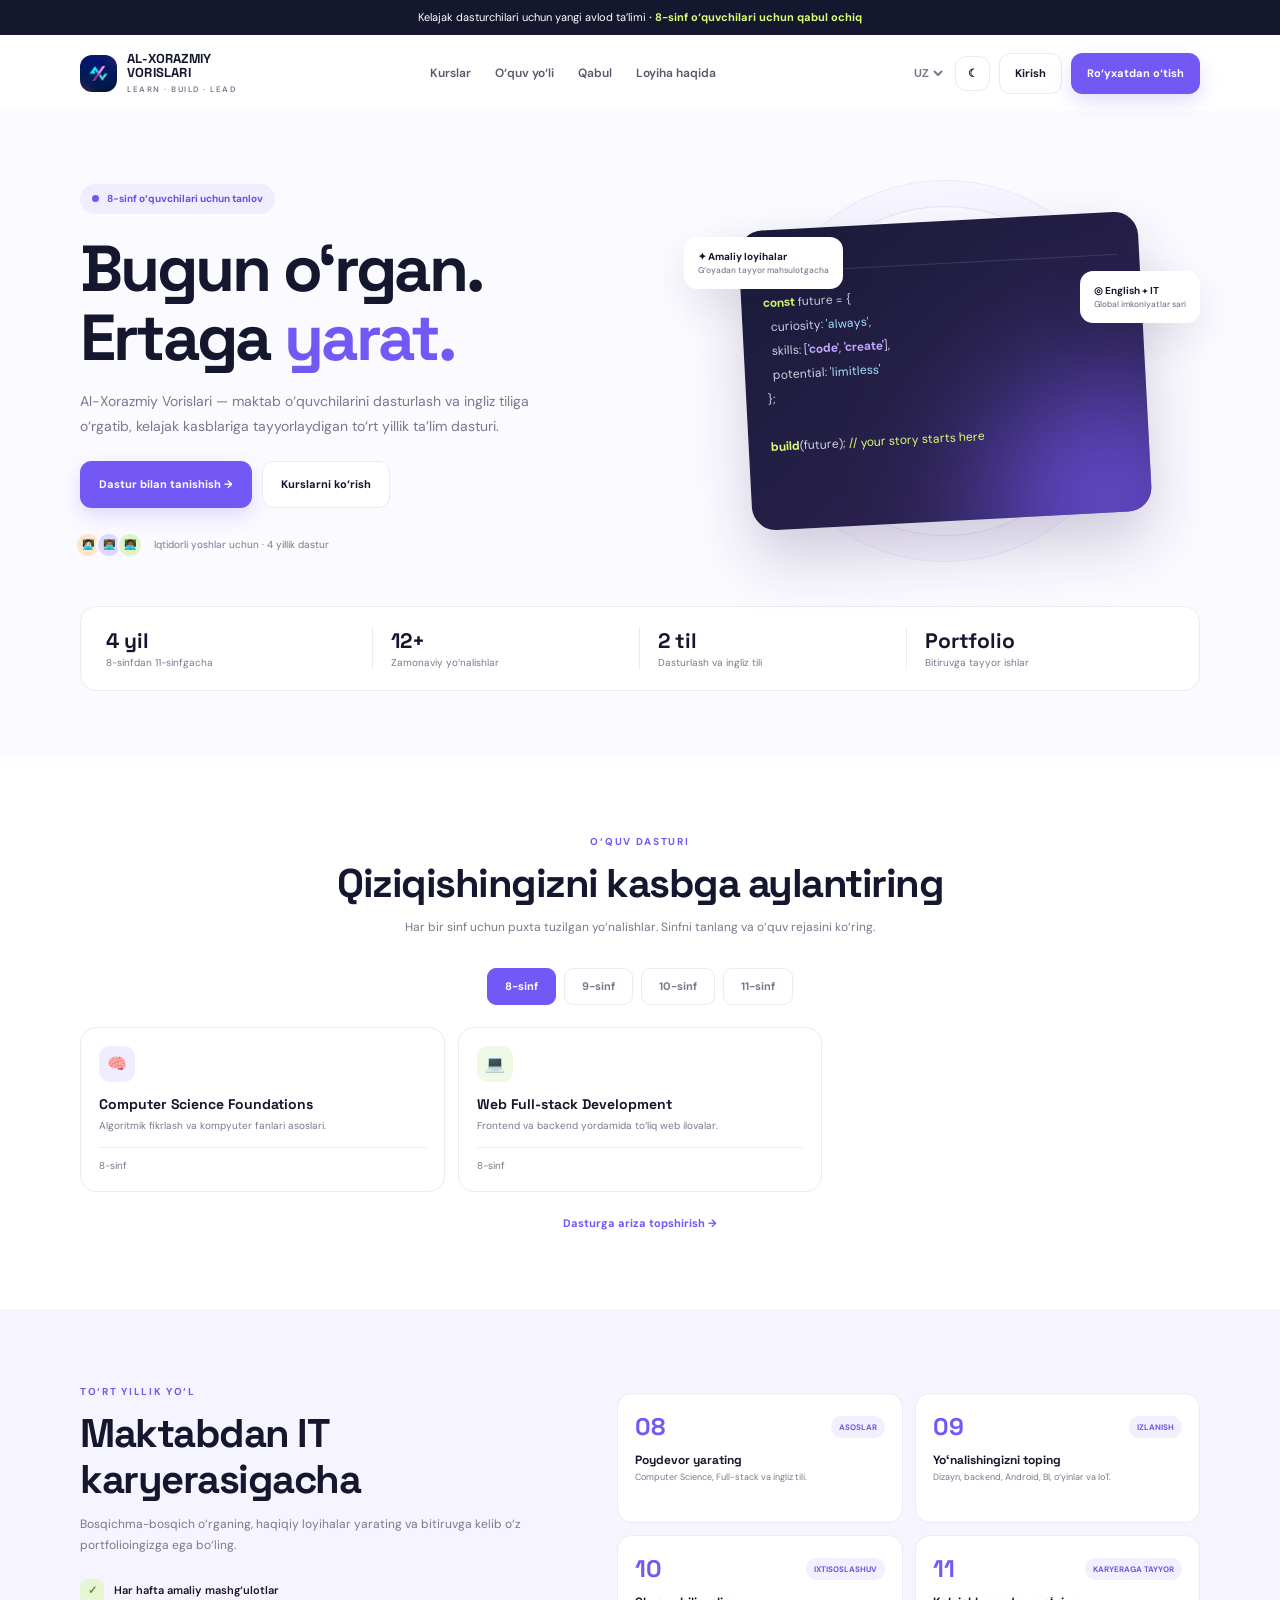
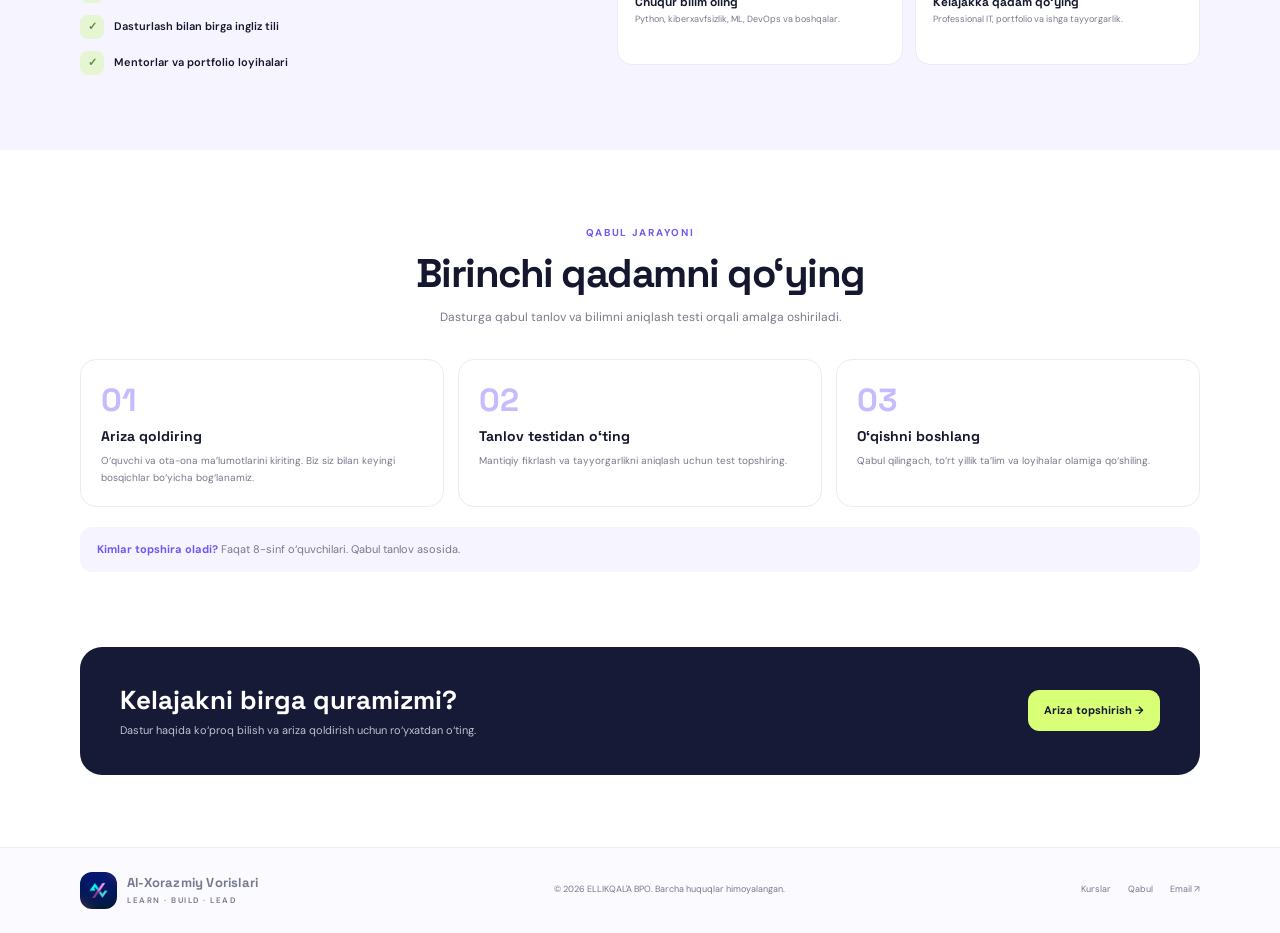
<file: index.html>
<!doctype html>
<html lang="uz">
    <head>
        <meta charset="utf-8"><meta name="viewport" content="width=device-width,initial-scale=1">
        <meta name="theme-color" content="#11152b">
        <meta name="description" content="Al-Xorazmiy Vorislari — programming and English for the next generation.">
        
        <title>Al-Xorazmiy Vorislari</title>
            <link rel="stylesheet" href="css/style.css">
            <link rel="preconnect" href="https://fonts.googleapis.com">
            <link rel="preconnect" href="https://fonts.gstatic.com" crossorigin>
            <link href="https://fonts.googleapis.com/css2?family=DM+Sans:wght@400;500;600;700&family=Space+Grotesk:wght@500;600;700&display=swap" rel="stylesheet">
    </head>
    <body>
        <div class="announce" data-i18n="announcement">
            Kelajak dasturchilari uchun yangi avlod ta’limi <b>· 8-sinf o‘quvchilari uchun qabul ochiq</b>
        </div>
    
        <header>
             <div class="wrap">
                <nav class="nav">
                    <a class="brand" href="#home">
                        <img class="brand-logo" src="images/AL-XORAZMIY VORISLARI LOGO.jpeg" alt="Al-Xorazmiy Vorislari logotipi">
                        <span>AL-XORAZMIY<br>VORISLARI<small>LEARN · BUILD · LEAD</small></span>
                    </a>
                    <div class="links" id="links">
                        <a href="#programs" data-i18n="navCourses">Kurslar</a>
                        <a href="#journey" data-i18n="navJourney">O‘quv yo‘li</a>
                        <a href="#admissions" data-i18n="navAdmission">Qabul</a>
                        <a href="#about" data-i18n="navAbout">Loyiha haqida</a>
                    </div>
                    <div class="actions">
                        <select id="language" aria-label="Language">
                            <option value="uz">UZ</option>
                            <option value="ru">RU</option>
                            <option value="en">EN</option>
                        </select>
                        <button class="btn theme-toggle" id="themeToggle" type="button" aria-label="Tungi rejimga o‘tish" title="Tungi rejimga o‘tish" aria-pressed="false">☾</button>
                        <a class="btn" href="auth.html?mode=login" data-i18n="login">Kirish</a>
                        <a class="btn primary" href="auth.html?mode=signup" data-i18n="signup">Ro‘yxatdan o‘tish</a>
                        <button class="menu" id="menu" aria-label="Menu">☰</button>
                    </div>
                </nav>
            </div>
        </header>
        <main>
            <section class="hero" id="home">
                <div class="wrap">
                    <div class="hero-grid">
                        <div>
                            <div class="pill">
                                <i></i>
                                <span data-i18n="eyebrow">8-sinf o‘quvchilari uchun tanlov</span>
                            </div>
                            <h1 data-i18n="heroTitle">Bugun o‘rgan.<br>Ertaga <span class="accent">yarat.</span></h1>
                            <p class="hero-copy" data-i18n="heroCopy">Al-Xorazmiy Vorislari — maktab o‘quvchilarini dasturlash va ingliz tiliga o‘rgatib, kelajak kasblariga tayyorlaydigan to‘rt yillik ta’lim dasturi.</p>
                            <div class="hero-ctas">
                                <a class="btn primary" href="#admissions" data-i18n="heroCta">Dastur bilan tanishish →</a>
                                <a class="btn" href="#programs" data-i18n="explore">Kurslarni ko‘rish</a>
                            </div>
                            
                            <div class="note">
                                <div class="faces">
                                    <span>👩🏻‍💻</span>
                                    <span>👨🏽‍💻</span>
                                    <span>👩🏾‍💻</span>
                                </div>
                                <span data-i18n="heroNote">Iqtidorli yoshlar uchun · 4 yillik dastur</span>
                            </div>
                        </div>
                        <div class="art">
                            <div class="orbit"></div>
                            <div class="float one">✦ Amaliy loyihalar<small>G‘oyadan tayyor mahsulotgacha</small></div>
                            <div class="float two">◎ English + IT<small>Global imkoniyatlar sari</small></div>
                            <div class="code">
                                <div class="dots">
                                    <i></i>
                                    <i></i>
                                    <i></i>
                                </div>
                                <div class="code-lines"><b>const</b> 
                                    future = {<br>&nbsp;&nbsp;curiosity: <em>'always'</em>,<br>&nbsp;&nbsp;skills: [<strong>'code'</strong>, <strong>'create'</strong>],<br>&nbsp;&nbsp;potential: <em>'limitless'</em><br>};<br><br><b>build</b>(future); 
                                    <span style="color:#d8ff75">// your story starts here</span>
                                </div>
                            </div>
                        </div>
                    </div>
                    <div class="stats">
                        <div class="stat">
                            <strong>4 yil</strong>
                            <span data-i18n="stat1">8-sinfdan 11-sinfgacha</span>
                        </div>
                        <div class="stat">
                            <strong>12+</strong>
                            <span data-i18n="stat2">Zamonaviy yo‘nalishlar</span>
                        </div>
                        <div class="stat">
                            <strong>2 til</strong>
                            <span data-i18n="stat3">Dasturlash va ingliz tili</span>
                        </div>
                        <div class="stat">
                            <strong>Portfolio</strong>
                            <span data-i18n="stat4">Bitiruvga tayyor ishlar</span>
                        </div>
                    </div>
                </div>
            </section>

            <section class="programs" id="programs">
                <div class="wrap">
                    <div class="head">
                        <div class="kicker" data-i18n="programKicker">O‘QUV DASTURI</div>
                        <h2 data-i18n="programTitle">Qiziqishingizni kasbga aylantiring</h2>
                        <p data-i18n="programCopy">Har bir sinf uchun puxta tuzilgan yo‘nalishlar. Sinfni tanlang va o‘quv rejasini ko‘ring.</p>
                    </div>
                    <div class="tabs" role="tablist">
                        <button class="tab active" data-grade="8">8-sinf</button>
                        <button class="tab" data-grade="9">9-sinf</button>
                        <button class="tab" data-grade="10">10-sinf</button>
                        <button class="tab" data-grade="11">11-sinf</button>
                    </div>
                    <div class="courses" id="courses"></div>
                    <div class="course-action">
                        <a class="text-button" href="auth.html?mode=signup" data-i18n="courseCta">Dasturga ariza topshirish →</a>
                    </div>
                </div>
            </section>
            
            <section class="journey" id="journey">
                <div class="wrap journey-grid">
                    <div class="journey-copy">
                        <div class="kicker" data-i18n="journeyKicker">TO‘RT YILLIK YO‘L</div>
                        <h2 data-i18n="journeyTitle">Maktabdan IT karyerasigacha</h2>
                        <p data-i18n="journeyCopy">Bosqichma-bosqich o‘rganing, haqiqiy loyihalar yarating va bitiruvga kelib o‘z portfolioingizga ega bo‘ling.</p>
                        <div class="points">
                            <div class="point">
                                <span class="check">✓</span>
                                <span data-i18n="point1">Har hafta amaliy mashg‘ulotlar</span>
                            </div>
                            <div class="point">
                                <span class="check">✓</span>
                                <span data-i18n="point2">Dasturlash bilan birga ingliz tili</span>
                            </div>
                            <div class="point">
                                <span class="check">✓</span>
                                <span data-i18n="point3">Mentorlar va portfolio loyihalari</span>
                            </div>
                        </div>
                    </div>
                    <div class="years">
                        <article class="year">
                            <div class="year-top">
                                <span class="year-num">08</span>
                                <span class="tag" data-i18n="foundation">ASOSLAR</span>
                            </div>
                            <h3 data-i18n="y8">Poydevor yarating</h3>
                            <p data-i18n="y8copy">Computer Science, Full-stack va ingliz tili.</p>
                        </article>
                        <article class="year">
                            <div class="year-top">
                                <span class="year-num">09</span>
                                <span class="tag" data-i18n="exploreTag">IZLANISH</span>
                            </div>
                            <h3 data-i18n="y9">Yo‘nalishingizni toping</h3>
                            <p data-i18n="y9copy">Dizayn, backend, Android, BI, o‘yinlar va IoT.</p>
                        </article>
                        <article class="year">
                            <div class="year-top">
                                <span class="year-num">10</span>
                                <span class="tag" data-i18n="specialize">IXTISOSLASHUV</span>
                            </div>
                            <h3 data-i18n="y10">Chuqur bilim oling</h3>
                            <p data-i18n="y10copy">Python, kiberxavfsizlik, ML, DevOps va boshqalar.</p>
                        </article>
                        <article class="year">
                            <div class="year-top">
                                <span class="year-num">11</span>
                                <span class="tag" data-i18n="career">KARYERAGA TAYYOR</span>
                            </div>
                            <h3 data-i18n="y11">Kelajakka qadam qo‘ying</h3>
                            <p data-i18n="y11copy">Professional IT, portfolio va ishga tayyorgarlik.</p>
                        </article>
                    </div>
                </div>
            </section>
            
            <section class="admissions" id="admissions">
                <div class="wrap">
                    <div class="head">
                        <div class="kicker" data-i18n="admissionKicker">QABUL JARAYONI</div>
                        <h2 data-i18n="admissionTitle">Birinchi qadamni qo‘ying</h2>
                        <p data-i18n="admissionCopy">Dasturga qabul tanlov va bilimni aniqlash testi orqali amalga oshiriladi.</p>
                    </div>
                    <div class="steps">
                        <article class="step">
                            <div class="step-num">01</div>
                            <h3 data-i18n="step1title">Ariza qoldiring</h3>
                            <p data-i18n="step1copy">O‘quvchi va ota-ona ma’lumotlarini kiriting. Biz siz bilan keyingi bosqichlar bo‘yicha bog‘lanamiz.</p>
                        </article>
                        <article class="step">
                            <div class="step-num">02</div>
                            <h3 data-i18n="step2title">Tanlov testidan o‘ting</h3>
                            <p data-i18n="step2copy">Mantiqiy fikrlash va tayyorgarlikni aniqlash uchun test topshiring.</p>
                        </article>
                        <article class="step">
                            <div class="step-num">03</div>
                            <h3 data-i18n="step3title">O‘qishni boshlang</h3>
                            <p data-i18n="step3copy">Qabul qilingach, to‘rt yillik ta’lim va loyihalar olamiga qo‘shiling.</p>
                        </article>
                    </div>
                    <div class="eligibility" data-i18n="eligibility">
                        <strong>Kimlar topshira oladi?</strong> Faqat 8-sinf o‘quvchilari. Qabul tanlov asosida.
                    </div>
                </div>
            </section>
            
            <section class="cta" id="about">
                <div class="wrap">
                    <div class="cta-box">
                        <div>
                            <h2 data-i18n="ctaTitle">Kelajakni birga quramizmi?</h2>
                            <p data-i18n="ctaCopy">Dastur haqida ko‘proq bilish va ariza qoldirish uchun ro‘yxatdan o‘ting.</p>
                        </div>
                        <a href="auth.html?mode=signup" class="btn" data-i18n="ctaButton">Ariza topshirish →</a>
                    </div>
                </div>
            </section>
        </main>
        
        <footer class="footer">
            <div class="wrap footer-row">
                <a class="brand" href="#home">
                    <img class="brand-logo" src="images/AL-XORAZMIY VORISLARI LOGO.jpeg" alt="Al-Xorazmiy Vorislari logotipi">
                    <span>Al-Xorazmiy Vorislari<small>LEARN · BUILD · LEAD</small></span>
                </a>
                <span data-i18n="copyright">© 2026 ELLIKQAL'A BPO. Barcha huquqlar himoyalangan.</span>
                <div class="footer-links">
                    <a href="#programs" data-i18n="navCourses">Kurslar</a>
                    <a href="#admissions" data-i18n="navAdmission">Qabul</a>
                    <a href="mailto:hello@heirsoalkhwarizmi.uz">Email ↗</a>
                </div>
            </div>
        </footer>
        
        <script src="js/script.js" defer></script>
    </body>
</html>
</file>
<file: css/style.css>
/* ===================== VARIABLES & RESET ===================== */
:root {
  --ink: #15172f;
  --muted: #77798e;
  --purple: #7358f5;
  --line: #eceaf4;
  --paper: #fbfaff;
  --surface: #fff;
  --soft-surface: #f6f4ff;
  --field-surface: #f3f2f8;
  --nav-link: #56596d;
  --lime: #d8ff75;
}

[data-theme="dark"] {
  color-scheme: dark;
  --ink: #f3f2ff;
  --muted: #aaa9c0;
  --line: #34354e;
  --paper: #11121f;
  --surface: #1a1b2c;
  --soft-surface: #1e1c32;
  --field-surface: #242438;
  --nav-link: #c5c4d6;
}

[data-theme="light"] {
  color-scheme: light;
}

* {
  box-sizing: border-box;
}

html {
  scroll-behavior: smooth;
}

body {
  margin: 0;
  background: var(--paper);
  color: var(--ink);
  font: 14px 'DM Sans', sans-serif;
  line-height: 1.55;
  transition: background-color .2s, color .2s;
}

button,
a {
  font: inherit;
}

a {
  color: inherit;
  text-decoration: none;
}

button {
  cursor: pointer;
}

.wrap {
  width: min(1120px, calc(100% - 40px));
  margin: auto;
}

/* ===================== ANNOUNCEMENT & HEADER ===================== */
.announce {
  background: #15172f;
  color: #fff;
  text-align: center;
  padding: 9px;
  font-size: 11px;
}

.announce b {
  color: var(--lime);
}

header {
  background: var(--surface);
}

.nav {
  height: 76px;
  display: flex;
  align-items: center;
  justify-content: space-between;
  gap: 20px;
}

.brand {
  display: flex;
  align-items: center;
  gap: 10px;
  font: 700 13px 'Space Grotesk';
  line-height: 1.1;
  letter-spacing: .2px;
}

.brand-logo {
  display: block;
  width: 37px;
  height: 37px;
  flex: 0 0 auto;
  object-fit: cover;
  border-radius: 12px;
}

.brand small {
  display: block;
  color: var(--muted);
  font: 600 8px 'DM Sans';
  letter-spacing: 1.5px;
  margin-top: 4px;
}

.links,
.actions {
  display: flex;
  align-items: center;
  gap: 24px;
}

.links a {
  font-size: 12px;
  color: var(--nav-link);
  font-weight: 600;
}

.links a:hover {
  color: var(--purple);
}

.actions {
  gap: 9px;
}

.actions select {
  border: 0;
  background: transparent;
  font-weight: 700;
  color: var(--muted);
  font-size: 11px;
}

.theme-toggle {
  width: 35px;
  height: 35px;
  padding: 0;
  font-size: 17px;
}

/* ===================== BUTTONS ===================== */
.btn {
  border: 1px solid var(--line);
  border-radius: 11px;
  background: var(--surface);
  padding: 11px 15px;
  font-size: 11px;
  font-weight: 700;
  color: var(--ink);
  display: inline-flex;
  align-items: center;
  justify-content: center;
  gap: 7px;
  transition: .18s;
}

.btn:hover {
  transform: translateY(-2px);
}

.primary {
  background: var(--purple);
  border-color: var(--purple);
  color: white;
  box-shadow: 0 8px 20px #7358f533;
}

.primary:hover {
  background: #6045e5;
}

.menu {
  display: none;
  border: 0;
  background: none;
  font-size: 22px;
  color: var(--ink);
}

/* ===================== HERO ===================== */
.hero {
  padding: 60px 0 68px;
  overflow: hidden;
}

.hero-grid {
  display: grid;
  grid-template-columns: 1.05fr .95fr;
  align-items: center;
  gap: 45px;
}

.pill {
  display: inline-flex;
  align-items: center;
  gap: 8px;
  padding: 7px 12px;
  border-radius: 30px;
  background: #f0edff;
  color: #684fe2;
  font-size: 10px;
  font-weight: 700;
}

.pill i {
  width: 7px;
  height: 7px;
  background: var(--purple);
  border-radius: 50%;
}

h1 {
  font: 700 clamp(42px, 5.4vw, 65px)/1.07 'Space Grotesk';
  letter-spacing: -3px;
  margin: 20px 0 16px;
}

.accent {
  color: var(--purple);
}

.hero-copy {
  max-width: 480px;
  color: var(--muted);
  font-size: 14px;
  line-height: 1.8;
}

.hero-ctas {
  display: flex;
  gap: 10px;
  margin-top: 22px;
  flex-wrap: wrap;
}

.hero-ctas .btn {
  padding: 14px 18px;
}

.note {
  display: flex;
  align-items: center;
  gap: 11px;
  color: var(--muted);
  font-size: 10px;
  margin-top: 24px;
}

.faces {
  display: flex;
}

.faces span {
  margin-left: -5px;
  width: 26px;
  height: 26px;
  border: 2px solid var(--paper);
  background: #ffe5cb;
  border-radius: 50%;
  display: grid;
  place-items: center;
}

.faces span:nth-child(2) {
  background: #ddd8ff;
}

.faces span:nth-child(3) {
  background: #dff3ca;
}

/* ===================== HERO ART ===================== */
.art {
  height: 400px;
  position: relative;
  display: grid;
  place-items: center;
}

.orbit {
  position: absolute;
  width: 330px;
  height: 330px;
  border: 1px solid #e8e4fa;
  border-radius: 50%;
  box-shadow: 0 0 0 25px #f7f5ff, 0 0 0 26px #ece9fa;
}

.code {
  width: min(400px, 100%);
  height: 300px;
  position: relative;
  z-index: 1;
  border-radius: 24px;
  padding: 22px;
  background: linear-gradient(145deg, #191b39, #302253);
  color: #d2d2e4;
  box-shadow: 0 30px 60px #30245b35;
  transform: rotate(-3deg);
  font: 12px/2 'DM Sans';
  overflow: hidden;
}

.code:after {
  content: '';
  position: absolute;
  right: -60px;
  bottom: -90px;
  width: 210px;
  height: 210px;
  background: var(--purple);
  filter: blur(75px);
  border-radius: 50%;
}

.dots {
  display: flex;
  gap: 6px;
  border-bottom: 1px solid #ffffff20;
  padding-bottom: 13px;
  margin-bottom: 18px;
  position: relative;
  z-index: 1;
}

.dots i {
  width: 7px;
  height: 7px;
  border-radius: 50%;
  background: #ff728c;
}

.dots i:nth-child(2) {
  background: #ffc95e;
}

.dots i:nth-child(3) {
  background: #78dfa9;
}

.code-lines {
  position: relative;
  z-index: 1;
}

.code b {
  color: var(--lime);
}

.code em {
  font-style: normal;
  color: #a6e2ff;
}

.code strong {
  color: #c1a8ff;
}

.float {
  position: absolute;
  z-index: 2;
  background: var(--surface);
  border-radius: 13px;
  padding: 12px 14px;
  box-shadow: 0 15px 40px #29204b18;
  font-size: 10px;
  font-weight: 700;
}

.float small {
  display: block;
  color: var(--muted);
  font-weight: 500;
}

.float.one {
  left: -5px;
  top: 66px;
}

.float.two {
  right: 0;
  top: 100px;
}

/* ===================== STATS ===================== */
.stats {
  display: grid;
  grid-template-columns: repeat(4, 1fr);
  background: var(--surface);
  border: 1px solid var(--line);
  border-radius: 16px;
  padding: 20px 25px;
  margin-top: 35px;
}

.stat {
  padding: 0 18px;
  border-right: 1px solid var(--line);
}

.stat:first-child {
  padding-left: 0;
}

.stat:last-child {
  border: 0;
}

.stat strong {
  font: 700 21px 'Space Grotesk';
}

.stat span {
  display: block;
  font-size: 10px;
  color: var(--muted);
}

/* ===================== SECTIONS ===================== */
section {
  padding: 75px 0;
}

.programs,
.admissions {
  background: var(--surface);
}

.head {
  text-align: center;
  max-width: 620px;
  margin: 0 auto 32px;
}

.kicker {
  color: var(--purple);
  font-size: 10px;
  font-weight: 700;
  letter-spacing: 1.7px;
}

.head h2,
.journey h2 {
  font: 700 clamp(29px, 4vw, 40px)/1.15 'Space Grotesk';
  letter-spacing: -1.5px;
  margin: 11px 0;
}

.head p,
.journey-copy p {
  font-size: 12px;
  color: var(--muted);
  margin: 0;
}

/* ===================== PROGRAMS / COURSES ===================== */
.tabs {
  display: flex;
  justify-content: center;
  gap: 8px;
  flex-wrap: wrap;
  margin-bottom: 22px;
}

.tab {
  border: 1px solid var(--line);
  background: var(--surface);
  border-radius: 9px;
  padding: 9px 17px;
  color: var(--muted);
  font-size: 11px;
  font-weight: 700;
}

.tab.active {
  background: var(--purple);
  border-color: var(--purple);
  color: white;
}

.courses {
  display: grid;
  grid-template-columns: repeat(3, 1fr);
  gap: 13px;
}

.course {
  border: 1px solid var(--line);
  border-radius: 16px;
  padding: 18px;
  background: var(--surface);
  transition: .2s;
}

.course:hover {
  transform: translateY(-3px);
  box-shadow: 0 16px 40px #24185b12;
  border-color: #d8d0ff;
}

.icon {
  width: 36px;
  height: 36px;
  background: #f0edff;
  border-radius: 11px;
  display: grid;
  place-items: center;
  margin-bottom: 13px;
  font-size: 16px;
}

.course:nth-child(3n+2) .icon {
  background: #eff9e5;
}

.course:nth-child(3n) .icon {
  background: #fff0e8;
}

.course h3 {
  font: 700 14px 'Space Grotesk';
  margin: 0 0 5px;
}

.course p {
  font-size: 10px;
  color: var(--muted);
  margin: 0;
}

.meta {
  border-top: 1px solid var(--line);
  padding-top: 10px;
  margin-top: 13px;
  display: flex;
  justify-content: space-between;
  font-size: 10px;
  color: var(--muted);
}

.meta b {
  color: var(--purple);
}

.course-action {
  text-align: center;
  margin-top: 20px;
}

.text-button {
  border: 0;
  background: none;
  color: var(--purple);
  font-size: 11px;
  font-weight: 700;
}

/* ===================== JOURNEY ===================== */
.journey {
  background: var(--soft-surface);
}

.journey-grid {
  display: grid;
  grid-template-columns: .9fr 1.1fr;
  align-items: center;
  gap: 60px;
}

.journey-copy p {
  line-height: 1.8;
  margin-top: 10px;
}

.points {
  display: grid;
  gap: 12px;
  margin-top: 22px;
  font-size: 11px;
  font-weight: 600;
}

.point {
  display: flex;
  align-items: center;
  gap: 10px;
}

.check {
  width: 24px;
  height: 24px;
  background: #e6f5d2;
  border-radius: 8px;
  display: grid;
  place-items: center;
  color: #638a30;
}

.years {
  display: grid;
  grid-template-columns: repeat(2, 1fr);
  gap: 12px;
}

.year {
  background: var(--surface);
  border: 1px solid var(--line);
  padding: 17px;
  border-radius: 15px;
  min-height: 130px;
}

.year-top {
  display: flex;
  justify-content: space-between;
  align-items: center;
}

.year-num {
  font: 700 24px 'Space Grotesk';
  color: var(--purple);
}

.tag {
  font-size: 8px;
  font-weight: 700;
  color: #7057df;
  background: #f2efff;
  border-radius: 20px;
  padding: 5px 8px;
}

.year h3 {
  font: 700 12px 'Space Grotesk';
  margin: 10px 0 3px;
}

.year p {
  margin: 0;
  color: var(--muted);
  font-size: 9px;
}

/* ===================== ADMISSIONS ===================== */
.steps {
  display: grid;
  grid-template-columns: repeat(3, 1fr);
  gap: 14px;
}

.step {
  border: 1px solid var(--line);
  border-radius: 16px;
  padding: 20px;
}

.step-num {
  font: 700 32px 'Space Grotesk';
  color: #c6bbff;
}

.step h3 {
  font: 700 14px 'Space Grotesk';
  margin: 7px 0;
}

.step p {
  font-size: 10px;
  color: var(--muted);
  line-height: 1.7;
  margin: 0;
}

.eligibility {
  background: var(--soft-surface);
  color: var(--muted);
  border-radius: 12px;
  padding: 14px 17px;
  margin-top: 20px;
  font-size: 11px;
}

.eligibility strong {
  color: var(--purple);
}

/* ===================== CTA ===================== */
.cta {
  padding: 0 0 72px;
  background: var(--surface);
}

.cta-box {
  background: #171a36;
  border-radius: 22px;
  padding: 36px 40px;
  color: white;
  display: flex;
  justify-content: space-between;
  align-items: center;
  gap: 20px;
}

.cta h2 {
  font: 700 26px 'Space Grotesk';
  margin: 0 0 5px;
}

.cta p {
  color: #c1c1d0;
  font-size: 11px;
  margin: 0;
}

.cta .btn {
  background: var(--lime);
  border-color: var(--lime);
  color: #15172f;
  position: relative;
}

/* ===================== FOOTER ===================== */
.footer {
  border-top: 1px solid var(--line);
  padding: 24px 0;
  color: var(--muted);
  font-size: 9px;
}

.footer-row {
  display: flex;
  justify-content: space-between;
  align-items: center;
  gap: 15px;
}

.footer-links {
  display: flex;
  gap: 17px;
}

.submit {
  width: 100%;
  padding: 12px;
}

.auth-page,
.portal-page {
  min-height: 100vh;
  background:
    radial-gradient(ellipse at 85% 15%, #7358f51c, transparent 38%),
    var(--paper);
}

.auth-shell,
.portal-shell {
  width: min(520px, calc(100% - 32px));
  margin: 0 auto;
  padding: 48px 0;
}

.auth-card,
.portal-card {
  background: var(--surface);
  border: 1px solid var(--line);
  border-radius: 22px;
  padding: clamp(22px, 5vw, 36px);
  box-shadow: 0 24px 70px #17133112;
}

.auth-card .brand {
  margin-bottom: 24px;
}

.auth-card h1,
.portal-card h1 {
  font: 700 28px 'Space Grotesk', sans-serif;
  line-height: 1.2;
  margin: 0 0 8px;
}

.auth-intro,
.portal-intro {
  color: var(--muted);
  margin: 0 0 22px;
}

.auth-form {
  display: grid;
  gap: 14px;
}

.auth-form fieldset {
  display: grid;
  gap: 14px;
  min-width: 0;
  margin: 0;
  padding: 0;
  border: 0;
}

.auth-form fieldset:disabled {
  display: none;
}

.auth-form label {
  display: grid;
  gap: 6px;
  color: var(--muted);
  font-size: 12px;
  font-weight: 700;
}

.auth-form input,
.auth-form select {
  width: 100%;
  padding: 12px;
  border: 1px solid var(--line);
  border-radius: 10px;
  background: var(--surface);
  color: var(--ink);
  font: inherit;
}

.auth-form input:focus,
.auth-form select:focus {
  outline: 2px solid #7358f533;
  border-color: var(--purple);
}

.auth-form [hidden] {
  display: none;
}

.auth-message {
  min-height: 22px;
  margin: 14px 0 0;
  color: var(--muted);
  font-size: 13px;
}

.auth-message[data-kind="error"] {
  color: #b42318;
}

.auth-message[data-kind="success"] {
  color: #267343;
}

.auth-switch,
.portal-footer {
  margin: 20px 0 0;
  text-align: center;
  color: var(--muted);
  font-size: 13px;
}

.auth-switch button,
.portal-footer a {
  border: 0;
  padding: 0;
  background: none;
  color: var(--purple);
  font: inherit;
  font-weight: 700;
  text-decoration: underline;
  text-underline-offset: 3px;
}

.portal-shell {
  width: min(760px, calc(100% - 32px));
}

.portal-top {
  display: flex;
  align-items: center;
  justify-content: space-between;
  gap: 16px;
  margin-bottom: 18px;
}

.portal-top .brand {
  font-size: 12px;
}

.portal-top .brand small {
  display: block;
}

.portal-card {
  padding: clamp(24px, 6vw, 44px);
}

.portal-role {
  display: inline-block;
  margin-bottom: 12px;
  padding: 5px 10px;
  border-radius: 999px;
  background: var(--soft-surface);
  color: var(--purple);
  font-size: 11px;
  font-weight: 700;
}

.portal-details {
  display: grid;
  gap: 12px;
  margin-top: 24px;
}

.portal-details p {
  margin: 0;
  padding: 14px;
  border-radius: 12px;
  background: var(--field-surface);
}

.portal-status {
  margin-top: 20px;
  padding: 14px;
  border: 1px solid #e8c86b;
  border-radius: 12px;
  background: #fff8df;
  color: #684c00;
}

[data-theme="dark"] .portal-status {
  background: #362d18;
  border-color: #6b5725;
  color: #ffe69c;
}

/* ===================== RESPONSIVE: max 800px ===================== */
@media (max-width: 800px) {
  .hero-grid {
    gap: 20px;
  }

  .art {
    height: 340px;
  }

  .orbit {
    width: 270px;
    height: 270px;
  }

  .journey-grid {
    gap: 30px;
  }

  .links {
    gap: 13px;
  }
}

/* ===================== RESPONSIVE: max 650px ===================== */
@media (max-width: 650px) {
  .wrap {
    width: calc(100% - 32px);
  }

  .nav {
    height: 66px;
  }

  .links {
    display: none;
    position: absolute;
    z-index: 4;
    top: 104px;
    left: 16px;
    right: 16px;
    padding: 17px;
    background: var(--surface);
    border: 1px solid var(--line);
    border-radius: 14px;
    box-shadow: 0 15px 35px #29204b18;
    flex-direction: column;
    align-items: flex-start;
  }

  .links.show {
    display: flex;
  }

  .menu {
    display: block;
  }

  .actions {
    gap: 5px;
  }

  .actions .btn {
    padding: 9px 10px;
    font-size: 10px;
  }

  .actions .theme-toggle {
    min-width: 34px;
    padding: 0;
    font-size: 16px;
  }

  .hero {
    padding: 38px 0 52px;
  }

  .hero-grid {
    grid-template-columns: 1fr;
    gap: 7px;
  }

  h1 {
    font-size: 46px;
  }

  .art {
    height: 320px;
    margin: 0 8px;
  }

  .code {
    height: 275px;
  }

  .stats {
    grid-template-columns: repeat(2, 1fr);
    gap: 15px;
    padding: 17px;
    margin-top: 20px;
  }

  .stat {
    border: 0;
    padding: 0 10px;
  }

  .stat:nth-child(odd) {
    padding-left: 0;
  }

  .stat strong {
    font-size: 19px;
  }

  section {
    padding: 58px 0;
  }

  .courses {
    grid-template-columns: repeat(2, 1fr);
    gap: 9px;
  }

  .course {
    padding: 14px;
  }

  .course h3 {
    font-size: 12px;
  }

  .journey-grid {
    grid-template-columns: 1fr;
    gap: 25px;
  }

  .steps {
    grid-template-columns: 1fr;
  }

  .step {
    padding: 15px;
  }

  .step-num {
    font-size: 27px;
  }

  .cta {
    padding-bottom: 55px;
  }

  .cta-box {
    align-items: flex-start;
    flex-direction: column;
    padding: 26px 21px;
  }

  .footer-row {
    flex-wrap: wrap;
  }

  .footer-links {
    width: 100%;
    order: 3;
  }
}

/* ===================== RESPONSIVE: max 420px ===================== */
@media (max-width: 420px) {
  .nav {
    gap: 8px;
  }

  .brand {
    gap: 7px;
    font-size: 10px;
  }

  .brand-logo {
    width: 30px;
    height: 30px;
  }

  .actions {
    gap: 3px;
  }

  .actions .btn {
    font-size: 8px;
    padding: 6px 4px;
  }

  .actions .theme-toggle {
    width: 30px;
    min-width: 30px;
    padding: 0;
  }

  .menu {
    font-size: 20px;
  }

  .courses {
    grid-template-columns: 1fr;
  }

  .float.two {
    right: -5px;
  }
}
</file>
